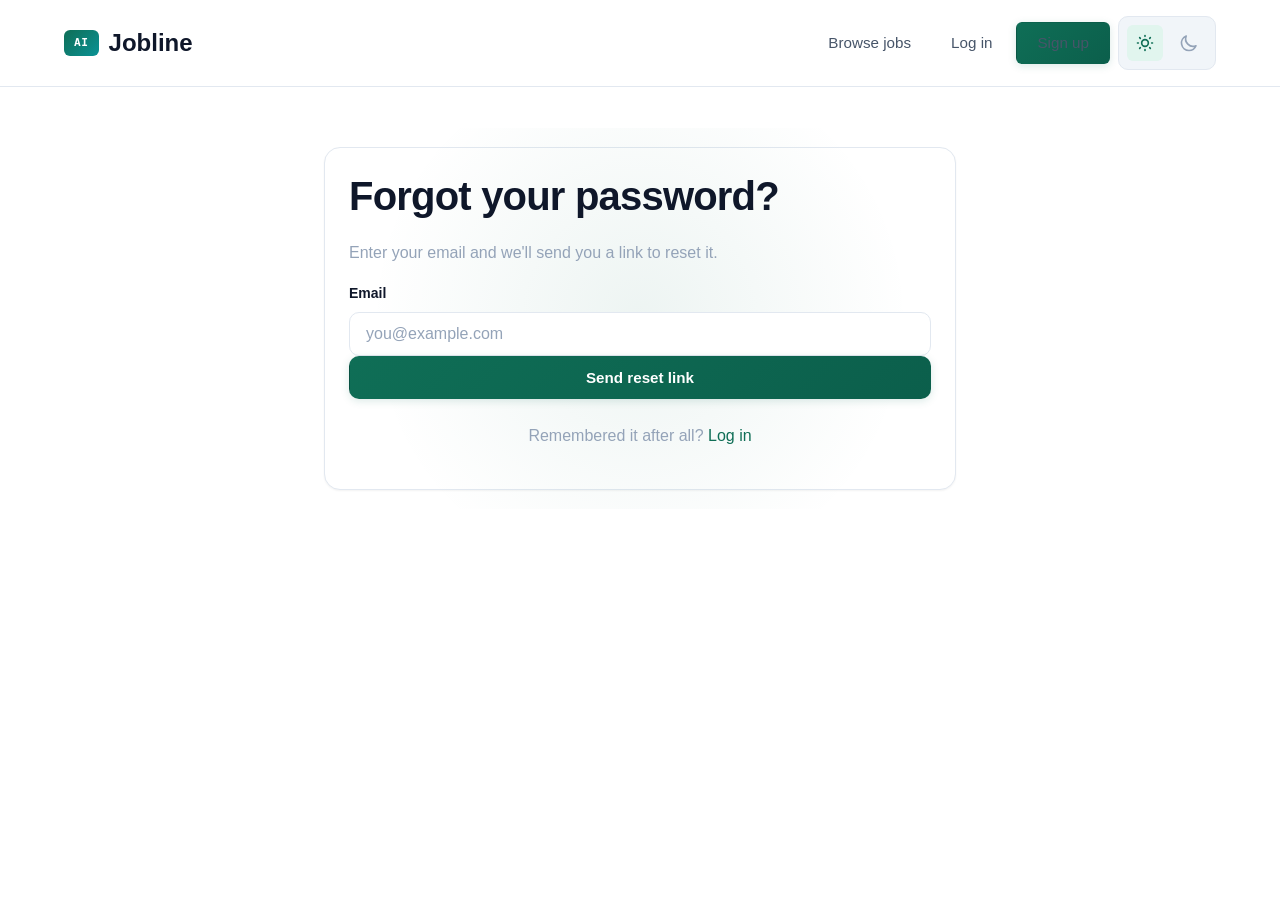
<file: frontend/forgot-password.html>
<!DOCTYPE html>
<html lang="en">
<head>
<meta charset="UTF-8">
<meta name="viewport" content="width=device-width, initial-scale=1.0">
<title>Forgot password — AI Jobline</title>
<link rel="stylesheet" href="css/styles.css">
</head>
<body>
<header id="site-header" class="site-header"></header>

<main class="container-narrow">
  <div class="card ai-glow">
    <h1>Forgot your password?</h1>
    <p class="muted">Enter your email and we'll send you a link to reset it.</p>

    <div id="alert-box"></div>

    <form id="forgot-form">
      <label for="email">Email</label>
      <input type="email" id="email" required placeholder="you@example.com">

      <button type="submit" class="btn btn-primary btn-block" id="submit-btn">Send reset link</button>
    </form>

    <p class="muted text-center" style="margin-top:24px;">
      Remembered it after all? <a href="login.html">Log in</a>
    </p>
  </div>
</main>

<script src="js/api.js"></script>
<script src="js/header.js"></script>
<script>
  renderHeader();
  if (Api.isLoggedIn()) window.location.href = "index.html";

  const form = document.getElementById("forgot-form");
  const alertBox = document.getElementById("alert-box");
  const submitBtn = document.getElementById("submit-btn");

  form.addEventListener("submit", async (e) => {
    e.preventDefault();
    alertBox.innerHTML = "";
    submitBtn.disabled = true;
    submitBtn.textContent = "Sending…";

    try {
      const email = document.getElementById("email").value.trim();
      const result = await Api.post("/api/auth/forgot-password", { email });

      let html = `<div class="alert alert-success">${escapeHtml(result.detail)}</div>`;
      if (result.dev_reset_link) {
        html += `<div class="alert alert-success" style="margin-top:-8px;">
          <strong>Dev mode:</strong> no email server is configured for this deployment,
          so here's your reset link directly —
          <a href="${escapeHtml(result.dev_reset_link)}">${escapeHtml(result.dev_reset_link)}</a>
        </div>`;
      }
      alertBox.innerHTML = html;
      form.reset();
      submitBtn.textContent = "Send reset link";
      submitBtn.disabled = false;
    } catch (err) {
      alertBox.innerHTML = `<div class="alert alert-error">${escapeHtml(err.message)}</div>`;
      submitBtn.disabled = false;
      submitBtn.textContent = "Send reset link";
    }
  });
</script>
</body>
</html>
</file>
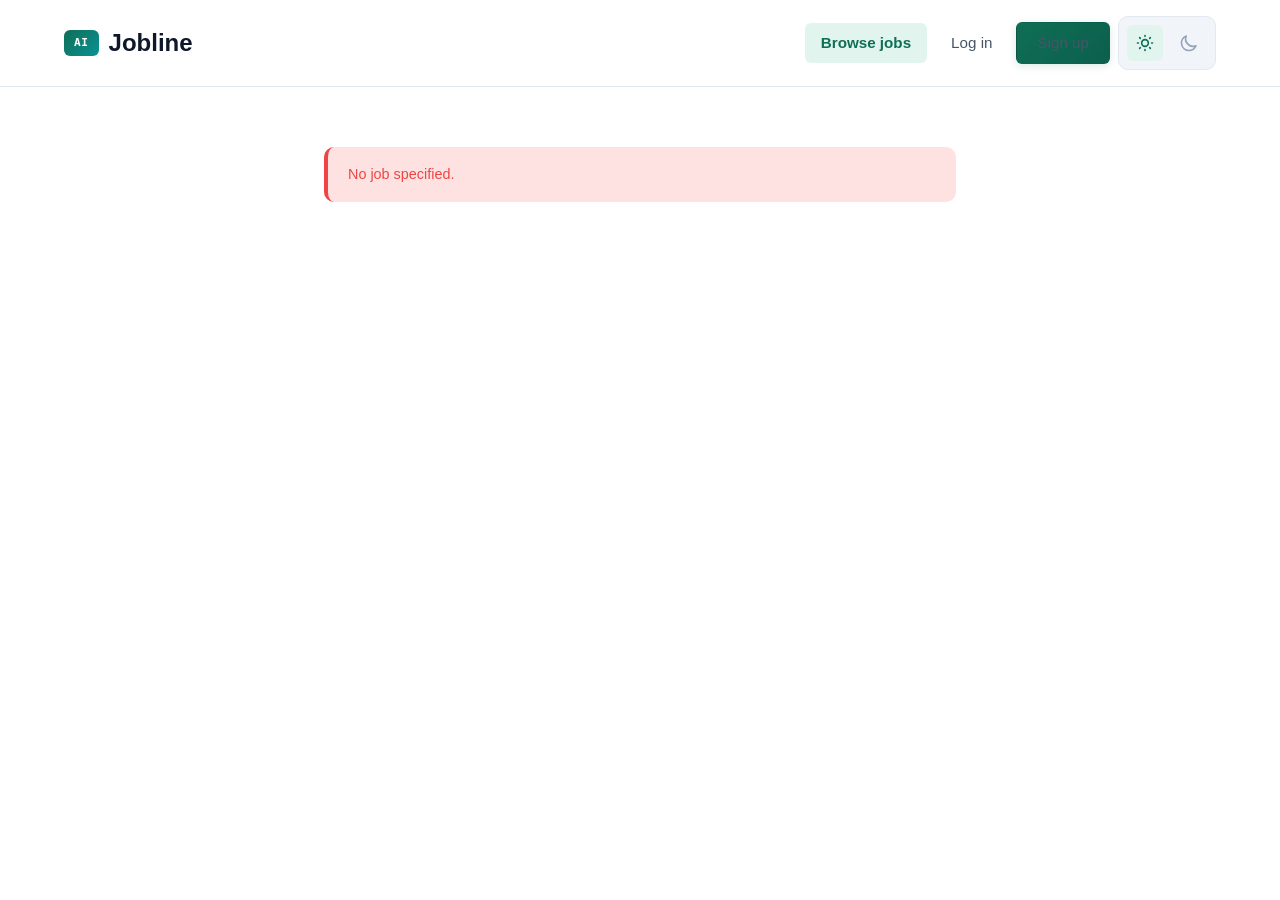
<file: frontend/job-detail.html>
<!DOCTYPE html>
<html lang="en">
<head>
<meta charset="UTF-8">
<meta name="viewport" content="width=device-width, initial-scale=1.0">
<title>Job details — AI Jobline</title>
<link rel="stylesheet" href="css/styles.css">
</head>
<body>
<header id="site-header" class="site-header"></header>

<main class="container-narrow">
  <div id="job-content"><p class="spinner-text">Loading…</p></div>
</main>

<script src="js/api.js"></script>
<script src="js/header.js"></script>
<script>
  renderHeader("browse");

  const params = new URLSearchParams(window.location.search);
  const jobId = params.get("id");
  const contentEl = document.getElementById("job-content");

  async function loadJob() {
    if (!jobId) {
      contentEl.innerHTML = `<div class="alert alert-error">No job specified.</div>`;
      return;
    }
    try {
      const job = await Api.get(`/api/jobs/${jobId}`);
      renderJob(job);
    } catch (err) {
      contentEl.innerHTML = `<div class="alert alert-error">${escapeHtml(err.message)}</div>`;
    }
  }

  function renderJob(job) {
    const salary = formatSalary(job.salary_min, job.salary_max, job.currency);
    contentEl.innerHTML = `
      <div class="card ai-glow">
        <div class="flex-between" style="margin-bottom:16px;">
          <span class="pill pill-${job.status}">${job.status}</span>
          ${job.similarity_score != null ? `<span class="match-badge">${Math.round(job.similarity_score * 100)}% match</span>` : ""}
        </div>
        <h1 style="margin-top:0;">${escapeHtml(job.title)}</h1>
        <div class="job-meta" style="margin-bottom:24px;">
          <span>${escapeHtml(job.location || (job.is_remote ? "Remote" : ""))}</span>
          <span>${jobTypeLabel(job.job_type)}</span>
          ${salary ? `<span>${salary}</span>` : ""}
          ${job.experience_level ? `<span>${escapeHtml(job.experience_level)}</span>` : ""}
        </div>
      </div>

      <div class="card">
        <h3>Description</h3>
        <p style="white-space:pre-wrap; color:var(--text-secondary);">${escapeHtml(job.description)}</p>
      </div>

      <div id="apply-section"></div>
    `;
    renderApplySection(job);
  }

  function renderApplySection(job) {
    const el = document.getElementById("apply-section");

    if (!Api.isLoggedIn()) {
      el.innerHTML = `
        <div class="card text-center">
          <p>Log in as a job seeker to apply for this role.</p>
          <a href="login.html" class="btn btn-primary">Log in to apply</a>
        </div>`;
      return;
    }

    if (Api.role() !== "job_seeker") {
      el.innerHTML = `<div class="card"><p class="muted">Only job seeker accounts can apply to jobs.</p></div>`;
      return;
    }

    el.innerHTML = `
      <div class="card ai-glow">
        <h3>Apply for this role</h3>
        <div id="apply-alert"></div>
        <div class="flex-between">
          <label for="cover-letter" style="margin:18px 0 6px;">Cover letter (optional)</label>
          <button type="button" class="btn btn-secondary" id="draft-letter-btn" style="padding:8px 16px; font-size:0.85rem;">✨ Draft with AI</button>
        </div>
        <textarea id="cover-letter" placeholder="A few sentences on why you're a fit…"></textarea>
        <button class="btn btn-primary" id="apply-btn" style="margin-top:16px;">Submit application</button>
      </div>
    `;

    document.getElementById("draft-letter-btn").addEventListener("click", async () => {
      const btn = document.getElementById("draft-letter-btn");
      const alertBox = document.getElementById("apply-alert");
      btn.disabled = true;
      btn.textContent = "Drafting…";
      try {
        const result = await Api.post("/api/applications/draft-cover-letter", { job_id: job.id });
        document.getElementById("cover-letter").value = result.cover_letter;
      } catch (err) {
        alertBox.innerHTML = `<div class="alert alert-error">${escapeHtml(err.message)}</div>`;
      }
      btn.disabled = false;
      btn.textContent = "✨ Draft with AI";
    });

    document.getElementById("apply-btn").addEventListener("click", async () => {
      const btn = document.getElementById("apply-btn");
      const alertBox = document.getElementById("apply-alert");
      btn.disabled = true;
      btn.textContent = "Submitting…";
      try {
        const coverLetter = document.getElementById("cover-letter").value.trim();
        await Api.post("/api/applications", {
          job_id: job.id,
          cover_letter: coverLetter || null,
        });
        alertBox.innerHTML = `<div class="alert alert-success">Application submitted. You can track its status from your dashboard.</div>`;
        btn.textContent = "Applied";
      } catch (err) {
        alertBox.innerHTML = `<div class="alert alert-error">${escapeHtml(err.message)}</div>`;
        btn.disabled = false;
        btn.textContent = "Submit application";
      }
    });
  }

  loadJob();
</script>
</body>
</html>
</file>
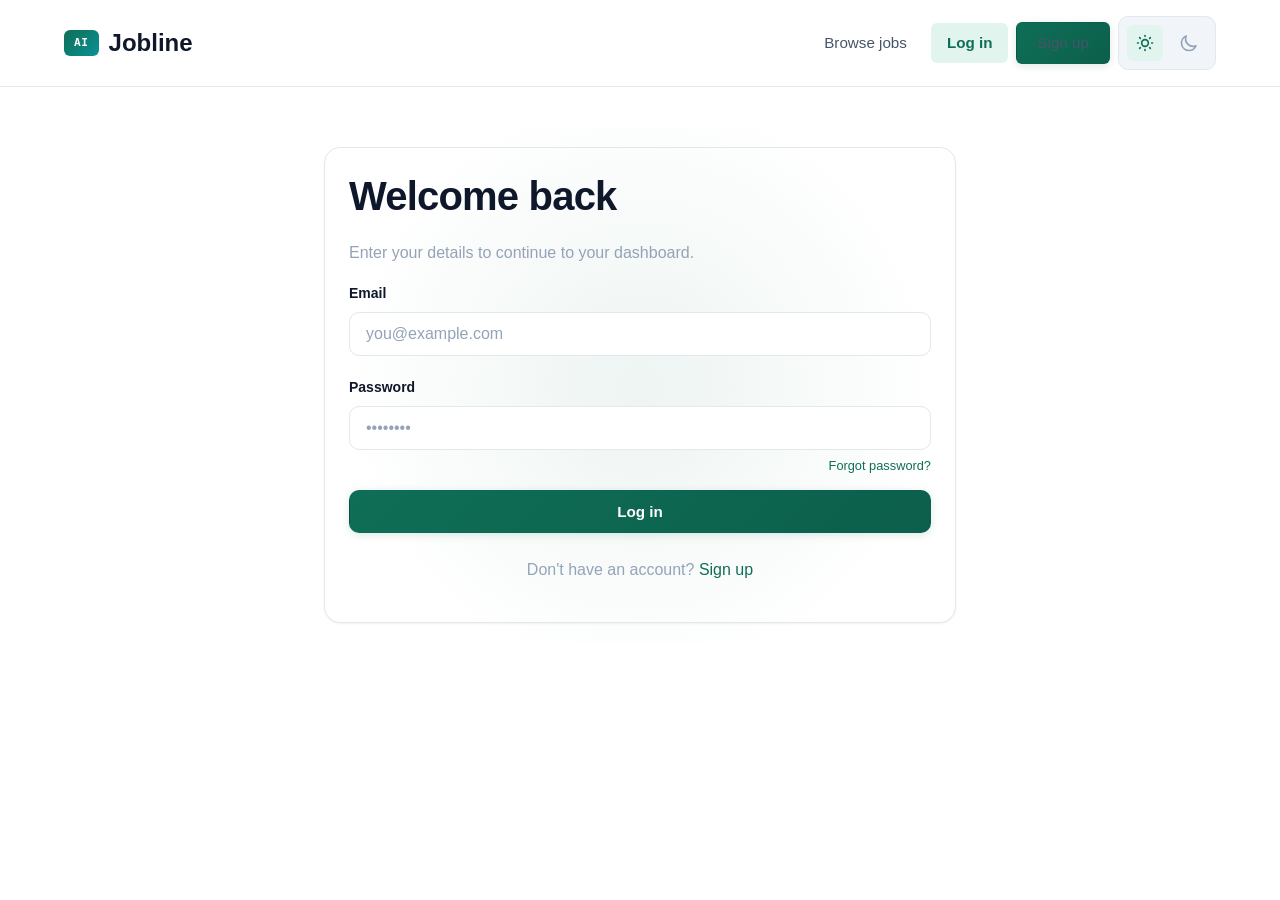
<file: frontend/login.html>
<!DOCTYPE html>
<html lang="en">
<head>
<meta charset="UTF-8">
<meta name="viewport" content="width=device-width, initial-scale=1.0">
<title>Log in — AI Jobline</title>
<link rel="stylesheet" href="css/styles.css">
</head>
<body>
<header id="site-header" class="site-header"></header>

<main class="container-narrow">
  <div class="card ai-glow">
    <h1>Welcome back</h1>
    <p class="muted">Enter your details to continue to your dashboard.</p>

    <div id="alert-box"></div>

    <form id="login-form">
      <label for="email">Email</label>
      <input type="email" id="email" required placeholder="you@example.com">

      <label for="password">Password</label>
      <input type="password" id="password" required placeholder="••••••••">
      <p class="field-hint" style="text-align:right; margin-top:6px;"><a href="forgot-password.html">Forgot password?</a></p>

      <button type="submit" class="btn btn-primary btn-block" id="submit-btn">Log in</button>
    </form>

    <p class="muted text-center" style="margin-top:24px;">
      Don't have an account? <a href="register.html">Sign up</a>
    </p>
  </div>
</main>

<script src="js/api.js"></script>
<script src="js/header.js"></script>
<script>
  renderHeader("login");
  if (Api.isLoggedIn()) window.location.href = "index.html";

  const form = document.getElementById("login-form");
  const alertBox = document.getElementById("alert-box");
  const submitBtn = document.getElementById("submit-btn");

  form.addEventListener("submit", async (e) => {
    e.preventDefault();
    alertBox.innerHTML = "";
    submitBtn.disabled = true;
    submitBtn.textContent = "Logging in…";

    try {
      const email = document.getElementById("email").value.trim();
      const password = document.getElementById("password").value;
      const { access_token } = await Api.login(email, password);
      Api.setToken(access_token);

      // Fetch role by trying job-seeker profile first, then employer.
      // (A dedicated /api/auth/me endpoint is a natural addition if you extend this.)
      try {
        await Api.get("/api/job-seekers/me");
        localStorage.setItem("user_role", "job_seeker");
        window.location.href = "seeker-dashboard.html";
      } catch {
        try {
          await Api.get("/api/employers/me");
          localStorage.setItem("user_role", "employer");
          window.location.href = "employer-dashboard.html";
        } catch {
          window.location.href = "index.html";
        }
      }
    } catch (err) {
      alertBox.innerHTML = `<div class="alert alert-error">${escapeHtml(err.message)}</div>`;
      submitBtn.disabled = false;
      submitBtn.textContent = "Log in";
    }
  });
</script>
</body>
</html>
</file>
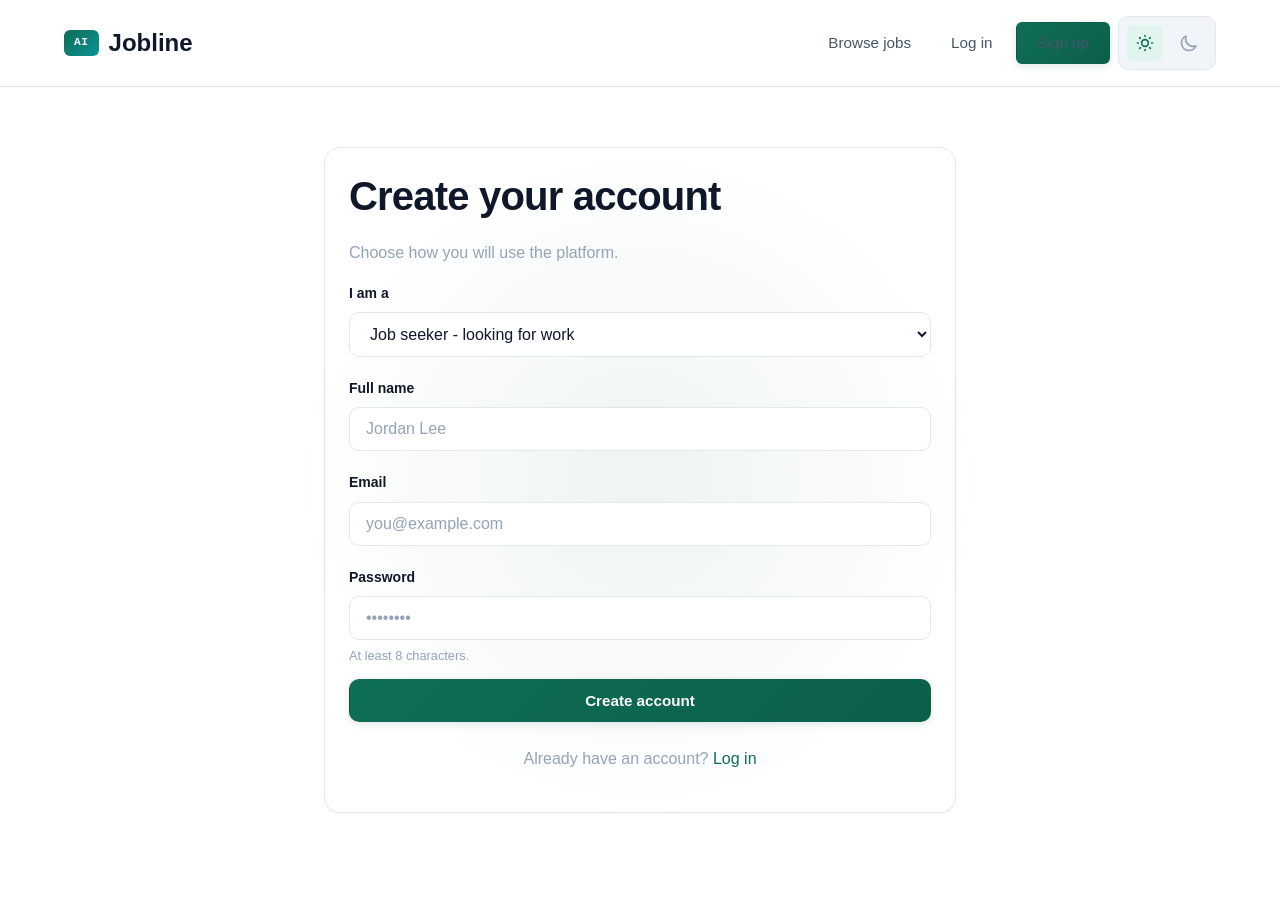
<file: frontend/register.html>
<!DOCTYPE html>
<html lang="en">
<head>
<meta charset="UTF-8">
<meta name="viewport" content="width=device-width, initial-scale=1.0">
<title>Sign up - AI Jobline</title>
<link rel="stylesheet" href="css/styles.css">
</head>
<body>
<header id="site-header" class="site-header"></header>

<main class="container-narrow">
  <div class="card ai-glow">
    <h1>Create your account</h1>
    <p class="muted">Choose how you will use the platform.</p>

    <div id="alert-box"></div>

    <form id="register-form">
      <label for="role">I am a</label>
      <select id="role" required>
        <option value="job_seeker">Job seeker - looking for work</option>
        <option value="employer">Employer - hiring for my company</option>
      </select>

      <label id="name-label" for="full_name">Full name</label>
      <input type="text" id="full_name" required placeholder="Jordan Lee">

      <label for="email">Email</label>
      <input type="email" id="email" required placeholder="you@example.com">

      <label for="password">Password</label>
      <input type="password" id="password" required minlength="8" placeholder="••••••••">
      <p class="field-hint">At least 8 characters.</p>

      <button type="submit" class="btn btn-primary btn-block" id="submit-btn">Create account</button>
    </form>

    <p class="muted text-center" style="margin-top:24px;">
      Already have an account? <a href="login.html">Log in</a>
    </p>
  </div>
</main>

<script src="js/api.js"></script>
<script src="js/header.js"></script>
<script>
  renderHeader("register");
  if (Api.isLoggedIn()) window.location.href = "index.html";

  const roleSelect = document.getElementById("role");
  const nameLabel = document.getElementById("name-label");
  const nameInput = document.getElementById("full_name");

  roleSelect.addEventListener("change", () => {
    if (roleSelect.value === "employer") {
      nameLabel.textContent = "Company name";
      nameInput.placeholder = "e.g. Acme Robotics";
    } else {
      nameLabel.textContent = "Full name";
      nameInput.placeholder = "e.g. Jordan Lee";
    }
  });

  const form = document.getElementById("register-form");
  const alertBox = document.getElementById("alert-box");
  const submitBtn = document.getElementById("submit-btn");

  form.addEventListener("submit", async (e) => {
    e.preventDefault();
    alertBox.innerHTML = "";
    submitBtn.disabled = true;
    submitBtn.textContent = "Creating account…";

    try {
      const payload = {
        email: document.getElementById("email").value.trim(),
        password: document.getElementById("password").value,
        role: roleSelect.value,
        full_name: nameInput.value.trim(),
      };
      const { access_token } = await Api.post("/api/auth/register", payload);
      Api.setToken(access_token);
      localStorage.setItem("user_role", payload.role);
      window.location.href = payload.role === "employer" ? "employer-dashboard.html" : "seeker-dashboard.html";
    } catch (err) {
      alertBox.innerHTML = `<div class="alert alert-error">${escapeHtml(err.message)}</div>`;
      submitBtn.disabled = false;
      submitBtn.textContent = "Create account";
    }
  });
</script>
</body>
</html>
</file>
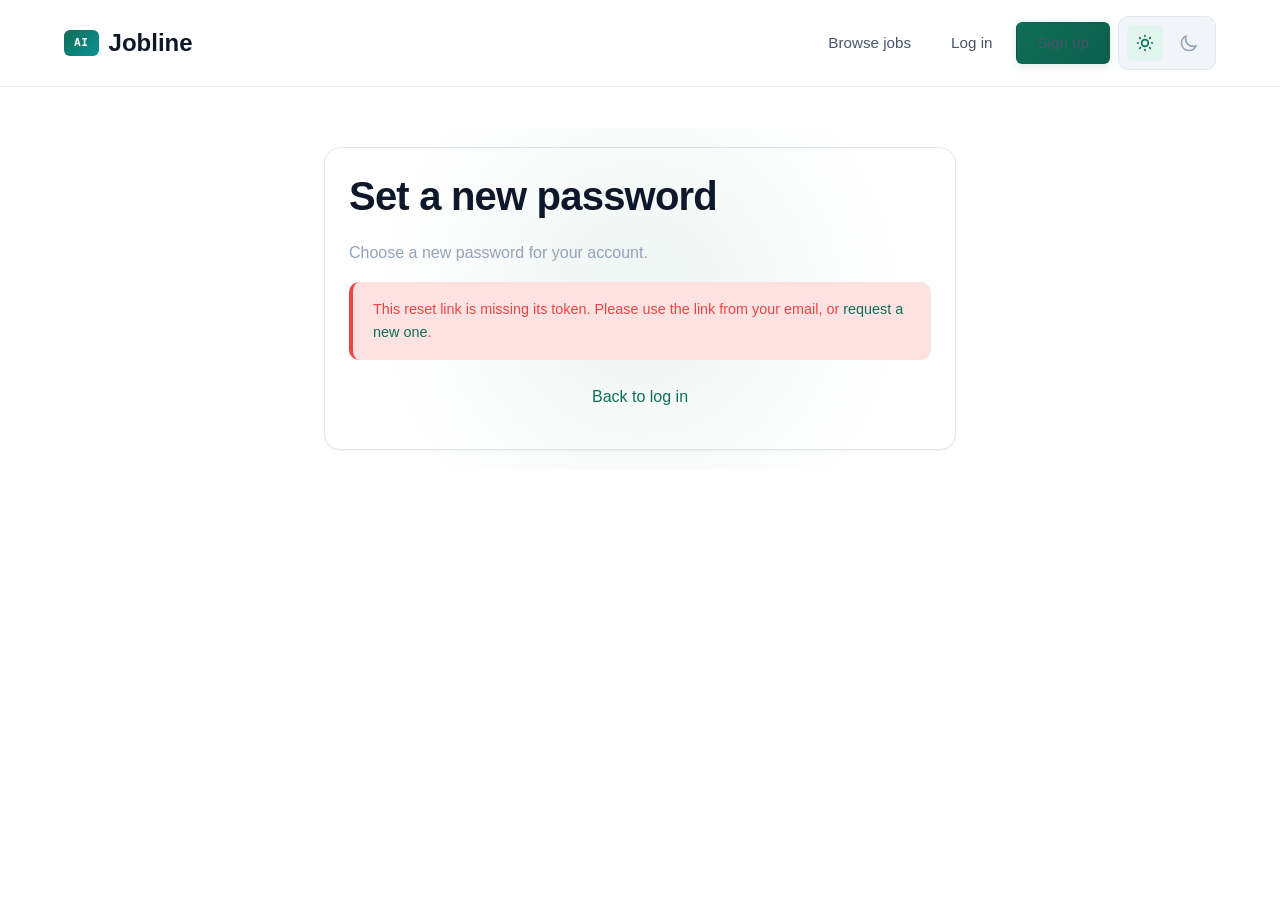
<file: frontend/reset-password.html>
<!DOCTYPE html>
<html lang="en">
<head>
<meta charset="UTF-8">
<meta name="viewport" content="width=device-width, initial-scale=1.0">
<title>Reset password — AI Jobline</title>
<link rel="stylesheet" href="css/styles.css">
</head>
<body>
<header id="site-header" class="site-header"></header>

<main class="container-narrow">
  <div class="card ai-glow">
    <h1>Set a new password</h1>
    <p class="muted">Choose a new password for your account.</p>

    <div id="alert-box"></div>

    <form id="reset-form">
      <label for="new_password">New password</label>
      <input type="password" id="new_password" required minlength="8" placeholder="••••••••">
      <p class="field-hint">At least 8 characters.</p>

      <label for="confirm_password">Confirm new password</label>
      <input type="password" id="confirm_password" required minlength="8" placeholder="••••••••">

      <button type="submit" class="btn btn-primary btn-block" id="submit-btn">Reset password</button>
    </form>

    <p class="muted text-center" style="margin-top:24px;">
      <a href="login.html">Back to log in</a>
    </p>
  </div>
</main>

<script src="js/api.js"></script>
<script src="js/header.js"></script>
<script>
  renderHeader();

  const params = new URLSearchParams(window.location.search);
  const token = params.get("token");

  const form = document.getElementById("reset-form");
  const alertBox = document.getElementById("alert-box");
  const submitBtn = document.getElementById("submit-btn");

  if (!token) {
    form.style.display = "none";
    alertBox.innerHTML = `<div class="alert alert-error">
      This reset link is missing its token. Please use the link from your email,
      or <a href="forgot-password.html">request a new one</a>.
    </div>`;
  }

  form.addEventListener("submit", async (e) => {
    e.preventDefault();
    alertBox.innerHTML = "";

    const newPassword = document.getElementById("new_password").value;
    const confirmPassword = document.getElementById("confirm_password").value;

    if (newPassword !== confirmPassword) {
      alertBox.innerHTML = `<div class="alert alert-error">Passwords don't match.</div>`;
      return;
    }

    submitBtn.disabled = true;
    submitBtn.textContent = "Resetting…";

    try {
      const result = await Api.post("/api/auth/reset-password", { token, new_password: newPassword });
      alertBox.innerHTML = `<div class="alert alert-success">${escapeHtml(result.detail)}</div>`;
      form.style.display = "none";
      setTimeout(() => { window.location.href = "login.html"; }, 2000);
    } catch (err) {
      alertBox.innerHTML = `<div class="alert alert-error">${escapeHtml(err.message)}</div>`;
      submitBtn.disabled = false;
      submitBtn.textContent = "Reset password";
    }
  });
</script>
</body>
</html>
</file>
<file: frontend/css/styles.css>
/* ===========================================================
   Modern AI Job Search Platform - Design System
   =========================================================== */

/* ===== Theme Variables ===== */
:root {
  /* Light Mode Colors */
  --bg-primary: #ffffff;
  --bg-secondary: #f8fafc;
  --bg-tertiary: #f1f5f9;
  --bg-card: #ffffff;
  --bg-elevated: #ffffff;
  
  --text-primary: #0f172a;
  --text-secondary: #475569;
  --text-tertiary: #94a3b8;
  
  --border-primary: #e2e8f0;
  --border-secondary: #cbd5e1;
  
  --accent-primary: #0f6e56;
  --accent-primary-hover: #085041;
  --accent-primary-light: #e1f5ee;
  --accent-primary-glow: rgba(15, 110, 86, 0.15);
  
  --accent-secondary: #06b6d4;
  --accent-secondary-light: #cffafe;
  
  --success: #10b981;
  --success-light: #d1fae5;
  --warning: #f59e0b;
  --warning-light: #fef3c7;
  --error: #ef4444;
  --error-light: #fee2e2;
  
  /* Typography */
  --font-display: 'Inter', -apple-system, BlinkMacSystemFont, 'Segoe UI', sans-serif;
  --font-body: 'Inter', -apple-system, BlinkMacSystemFont, 'Segoe UI', sans-serif;
  --font-mono: 'JetBrains Mono', 'Fira Code', monospace;
  
  /* Spacing */
  --radius-sm: 6px;
  --radius-md: 10px;
  --radius-lg: 16px;
  --radius-xl: 24px;
  
  /* Shadows */
  --shadow-sm: 0 1px 2px rgba(0, 0, 0, 0.05);
  --shadow-md: 0 4px 6px -1px rgba(0, 0, 0, 0.1), 0 2px 4px -2px rgba(0, 0, 0, 0.1);
  --shadow-lg: 0 10px 15px -3px rgba(0, 0, 0, 0.1), 0 4px 6px -4px rgba(0, 0, 0, 0.1);
  --shadow-xl: 0 20px 25px -5px rgba(0, 0, 0, 0.1), 0 8px 10px -6px rgba(0, 0, 0, 0.1);
  --shadow-glow: 0 0 20px rgba(15, 110, 86, 0.2);
  
  /* Transitions */
  --transition-fast: 150ms ease;
  --transition-normal: 250ms ease;
  --transition-slow: 350ms ease;
}

/* Dark Mode Colors */
[data-theme="dark"] {
  --bg-primary: #0f172a;
  --bg-secondary: #1e293b;
  --bg-tertiary: #334155;
  --bg-card: #1e293b;
  --bg-elevated: #334155;
  
  --text-primary: #f1f5f9;
  --text-secondary: #cbd5e1;
  --text-tertiary: #64748b;
  
  --border-primary: #334155;
  --border-secondary: #475569;
  
  --accent-primary: #14b8a6;
  --accent-primary-hover: #2dd4bf;
  --accent-primary-light: rgba(20, 184, 166, 0.15);
  --accent-primary-glow: rgba(20, 184, 166, 0.25);
  
  --accent-secondary: #22d3ee;
  --accent-secondary-light: rgba(34, 211, 238, 0.15);
  
  --success: #34d399;
  --success-light: rgba(52, 211, 153, 0.15);
  --warning: #fbbf24;
  --warning-light: rgba(251, 191, 36, 0.15);
  --error: #f87171;
  --error-light: rgba(248, 113, 113, 0.15);
  
  --shadow-sm: 0 1px 2px rgba(0, 0, 0, 0.3);
  --shadow-md: 0 4px 6px -1px rgba(0, 0, 0, 0.4), 0 2px 4px -2px rgba(0, 0, 0, 0.3);
  --shadow-lg: 0 10px 15px -3px rgba(0, 0, 0, 0.4), 0 4px 6px -4px rgba(0, 0, 0, 0.3);
  --shadow-xl: 0 20px 25px -5px rgba(0, 0, 0, 0.5), 0 8px 10px -6px rgba(0, 0, 0, 0.4);
  --shadow-glow: 0 0 30px rgba(20, 184, 166, 0.3);
}

/* ===== Base Styles ===== */
* {
  box-sizing: border-box;
  margin: 0;
  padding: 0;
}

html {
  scroll-behavior: smooth;
}

body {
  font-family: var(--font-body);
  font-size: 16px;
  line-height: 1.6;
  color: var(--text-primary);
  background: var(--bg-primary);
  transition: background var(--transition-normal), color var(--transition-normal);
  min-height: 100vh;
}

/* ===== Typography ===== */
h1, h2, h3, h4, h5, h6 {
  font-family: var(--font-display);
  font-weight: 700;
  line-height: 1.2;
  color: var(--text-primary);
  margin-bottom: 0.5em;
}

h1 {
  font-size: 2.5rem;
  font-weight: 800;
  letter-spacing: -0.02em;
}

h2 {
  font-size: 1.75rem;
  letter-spacing: -0.01em;
}

h3 {
  font-size: 1.25rem;
}

h4 {
  font-size: 1rem;
}

p {
  color: var(--text-secondary);
  margin-bottom: 1em;
}

a {
  color: var(--accent-primary);
  text-decoration: none;
  transition: color var(--transition-fast);
}

a:hover {
  color: var(--accent-primary-hover);
}

/* ===== Layout ===== */
.site-header {
  background: var(--bg-card);
  border-bottom: 1px solid var(--border-primary);
  position: sticky;
  top: 0;
  z-index: 100;
  backdrop-filter: blur(10px);
  transition: background var(--transition-normal), border-color var(--transition-normal);
}

.site-header .wrap {
  max-width: 1200px;
  margin: 0 auto;
  padding: 16px 24px;
  display: flex;
  align-items: center;
  justify-content: space-between;
  gap: 24px;
}

.brand {
  font-family: var(--font-display);
  font-size: 1.5rem;
  font-weight: 800;
  color: var(--text-primary);
  display: flex;
  align-items: center;
  gap: 10px;
  text-decoration: none;
  transition: all var(--transition-fast);
}

.brand:hover {
  color: var(--accent-primary);
  transform: scale(1.02);
}

.brand .mark {
  font-family: var(--font-mono);
  font-size: 0.7rem;
  font-weight: 700;
  color: var(--bg-primary);
  background: linear-gradient(135deg, var(--accent-primary), var(--accent-secondary));
  background-size: 200% 200%;
  padding: 4px 10px;
  border-radius: var(--radius-sm);
  letter-spacing: 0.05em;
  text-transform: uppercase;
  animation: gradient-shift 3s ease infinite;
  transition: all var(--transition-fast);
}

.brand:hover .mark {
  transform: rotate(-2deg);
}

.nav-links {
  display: flex;
  gap: 8px;
  align-items: center;
  flex-wrap: wrap;
}

.nav-links a {
  color: var(--text-secondary);
  font-weight: 500;
  font-size: 0.95rem;
  padding: 8px 16px;
  border-radius: var(--radius-sm);
  transition: all var(--transition-fast);
  position: relative;
}

.nav-links a:hover {
  color: var(--text-primary);
  background: var(--bg-tertiary);
  text-decoration: none;
  transform: translateY(-1px);
}

.nav-links a.active {
  color: var(--accent-primary);
  background: var(--accent-primary-light);
  font-weight: 600;
}

.nav-links a::after {
  content: '';
  position: absolute;
  bottom: 0;
  left: 50%;
  width: 0;
  height: 2px;
  background: var(--accent-primary);
  transition: all var(--transition-fast);
  transform: translateX(-50%);
}

.nav-links a:hover::after {
  width: 80%;
}

.nav-links .btn {
  padding: 8px 20px;
}

.container {
  max-width: 1200px;
  margin: 0 auto;
  padding: 40px 24px 80px;
}

.container-narrow {
  max-width: 680px;
  margin: 0 auto;
  padding: 60px 24px 80px;
}

/* ===== Theme Toggle ===== */
.theme-toggle {
  background: var(--bg-tertiary);
  border: 1px solid var(--border-primary);
  border-radius: var(--radius-md);
  padding: 8px;
  display: flex;
  align-items: center;
  gap: 8px;
  cursor: pointer;
  transition: all var(--transition-fast);
}

.theme-toggle:hover {
  background: var(--bg-secondary);
  border-color: var(--border-secondary);
}

.theme-toggle-btn {
  background: none;
  border: none;
  padding: 8px;
  border-radius: var(--radius-sm);
  cursor: pointer;
  color: var(--text-tertiary);
  transition: all var(--transition-fast);
  display: flex;
  align-items: center;
  justify-content: center;
}

.theme-toggle-btn:hover {
  color: var(--text-primary);
  background: var(--bg-primary);
}

.theme-toggle-btn.active {
  color: var(--accent-primary);
  background: var(--accent-primary-light);
}

.theme-toggle-btn svg {
  width: 20px;
  height: 20px;
}

/* ===== Buttons ===== */
.btn {
  display: inline-flex;
  align-items: center;
  justify-content: center;
  gap: 8px;
  font-family: var(--font-body);
  font-weight: 600;
  font-size: 0.95rem;
  padding: 12px 24px;
  border-radius: var(--radius-md);
  border: 1px solid transparent;
  cursor: pointer;
  transition: all var(--transition-fast);
  text-decoration: none;
  white-space: nowrap;
}

.btn:focus {
  outline: 2px solid var(--accent-primary);
  outline-offset: 2px;
}

.btn-primary {
  background: linear-gradient(135deg, var(--accent-primary), var(--accent-primary-hover));
  background-size: 200% 200%;
  color: var(--bg-primary);
  box-shadow: 0 2px 8px var(--accent-primary-glow);
  animation: gradient-shift 3s ease infinite;
}

.btn-primary:hover {
  transform: translateY(-2px);
  box-shadow: 0 4px 12px var(--accent-primary-glow);
  text-decoration: none;
}

.btn-primary:active {
  transform: translateY(0);
  animation: none;
}

.btn-secondary {
  background: var(--bg-secondary);
  color: var(--text-primary);
  border-color: var(--border-primary);
}

.btn-secondary:hover {
  background: var(--bg-tertiary);
  border-color: var(--border-secondary);
  text-decoration: none;
}

.btn-danger {
  background: var(--error-light);
  color: var(--error);
  border-color: var(--error);
}

.btn-danger:hover {
  background: var(--error);
  color: var(--bg-primary);
  text-decoration: none;
}

.btn-block {
  width: 100%;
}

.btn:disabled {
  opacity: 0.5;
  cursor: not-allowed;
  transform: none !important;
}

/* ===== Forms ===== */
label {
  display: block;
  font-size: 0.875rem;
  font-weight: 600;
  color: var(--text-primary);
  margin: 20px 0 8px;
}

label:first-child {
  margin-top: 0;
}

input, select, textarea {
  width: 100%;
  padding: 12px 16px;
  font-family: var(--font-body);
  font-size: 1rem;
  color: var(--text-primary);
  background: var(--bg-primary);
  border: 1px solid var(--border-primary);
  border-radius: var(--radius-md);
  transition: all var(--transition-fast);
}

input:focus, select:focus, textarea:focus {
  outline: none;
  border-color: var(--accent-primary);
  box-shadow: 0 0 0 3px var(--accent-primary-light);
}

input::placeholder, textarea::placeholder {
  color: var(--text-tertiary);
}

textarea {
  resize: vertical;
  min-height: 120px;
  line-height: 1.6;
}

.field-hint {
  font-size: 0.8rem;
  color: var(--text-tertiary);
  margin-top: 6px;
}

.field-row {
  display: flex;
  gap: 16px;
}

.field-row > div {
  flex: 1;
}

/* ===== Cards ===== */
.card {
  background: var(--bg-card);
  border: 1px solid var(--border-primary);
  border-radius: var(--radius-lg);
  box-shadow: var(--shadow-sm);
  padding: 24px;
  margin-bottom: 16px;
  transition: all var(--transition-fast);
}

.card:hover {
  box-shadow: var(--shadow-md);
}

.card-title-row {
  display: flex;
  justify-content: space-between;
  align-items: flex-start;
  gap: 16px;
}

/* ===== Job Cards ===== */
.job-card {
  display: block;
  background: var(--bg-card);
  border: 1px solid var(--border-primary);
  border-radius: var(--radius-lg);
  padding: 24px;
  margin-bottom: 16px;
  cursor: pointer;
  transition: all var(--transition-fast);
  position: relative;
  overflow: hidden;
}

.job-card::before {
  content: '';
  position: absolute;
  left: 0;
  top: 0;
  bottom: 0;
  width: 4px;
  background: linear-gradient(180deg, var(--accent-primary), var(--accent-secondary));
  opacity: 0;
  transition: opacity var(--transition-fast);
}

.job-card:hover {
  transform: translateY(-2px);
  box-shadow: var(--shadow-lg);
  border-color: var(--accent-primary);
  text-decoration: none;
}

.job-card:hover::before {
  opacity: 1;
}

.job-card .job-title {
  font-family: var(--font-display);
  font-size: 1.25rem;
  font-weight: 700;
  margin-bottom: 4px;
  color: var(--text-primary);
}

.job-card .job-company {
  color: var(--text-secondary);
  font-size: 0.95rem;
  margin-bottom: 12px;
}

.job-card .job-meta {
  display: flex;
  gap: 16px;
  flex-wrap: wrap;
  font-size: 0.875rem;
  color: var(--text-tertiary);
}

.job-card .job-meta span {
  display: inline-flex;
  align-items: center;
  gap: 6px;
}

/* ===== Match Badge ===== */
.match-badge {
  font-family: var(--font-mono);
  font-size: 0.8rem;
  font-weight: 700;
  color: var(--accent-primary);
  background: var(--accent-primary-light);
  padding: 6px 12px;
  border-radius: var(--radius-md);
  white-space: nowrap;
  box-shadow: 0 2px 4px var(--accent-primary-glow);
  animation: pulse-glow 2s ease-in-out infinite;
  transition: all var(--transition-fast);
}

.match-badge:hover {
  transform: scale(1.1);
  box-shadow: 0 4px 8px var(--accent-primary-glow);
}

@keyframes pulse-glow {
  0%, 100% {
    box-shadow: 0 2px 4px var(--accent-primary-glow);
  }
  50% {
    box-shadow: 0 2px 8px var(--accent-primary-glow);
  }
}

/* ===== Status Pills ===== */
.pill {
  display: inline-block;
  font-size: 0.75rem;
  font-weight: 700;
  padding: 4px 12px;
  border-radius: var(--radius-xl);
  text-transform: capitalize;
  letter-spacing: 0.02em;
}

.pill-pending { background: var(--warning-light); color: var(--warning); }
.pill-reviewed, .pill-shortlisted, .pill-interview { background: var(--accent-primary-light); color: var(--accent-primary); }
.pill-hired { background: var(--accent-primary); color: var(--bg-primary); }
.pill-rejected, .pill-withdrawn { background: var(--error-light); color: var(--error); }
.pill-open { background: var(--success-light); color: var(--success); }
.pill-draft, .pill-closed, .pill-expired { background: var(--bg-tertiary); color: var(--text-tertiary); }

/* ===== Tags ===== */
.tag-list {
  display: flex;
  flex-wrap: wrap;
  gap: 8px;
  margin: 12px 0;
}

.tag {
  font-size: 0.8rem;
  padding: 6px 14px;
  background: var(--bg-secondary);
  border: 1px solid var(--border-primary);
  border-radius: var(--radius-xl);
  color: var(--text-secondary);
  font-weight: 500;
  transition: all var(--transition-fast);
}

.tag:hover {
  background: var(--bg-tertiary);
  border-color: var(--border-secondary);
}

/* ===== Utility Classes ===== */
.muted { color: var(--text-tertiary); }
.text-center { text-align: center; }
.mt-0 { margin-top: 0; }
.flex-between { display: flex; justify-content: space-between; align-items: center; }
.stack { display: flex; flex-direction: column; gap: 16px; }
.divider { border: none; border-top: 1px solid var(--border-primary); margin: 32px 0; }

/* ===== Empty State ===== */
.empty-state {
  text-align: center;
  padding: 80px 20px;
  color: var(--text-tertiary);
}

.empty-state h3 {
  color: var(--text-secondary);
  font-size: 1.25rem;
  margin-bottom: 8px;
}

/* ===== Alerts ===== */
.alert {
  padding: 16px 20px;
  border-radius: var(--radius-md);
  font-size: 0.9rem;
  margin-bottom: 16px;
  border-left: 4px solid;
}

.alert-error {
  background: var(--error-light);
  color: var(--error);
  border-color: var(--error);
}

.alert-success {
  background: var(--success-light);
  color: var(--success);
  border-color: var(--success);
}

/* ===== Search Bar ===== */
.search-bar {
  display: flex;
  gap: 12px;
  background: var(--bg-card);
  border: 2px solid var(--border-primary);
  padding: 8px;
  border-radius: var(--radius-lg);
  margin-bottom: 20px;
  transition: all var(--transition-fast);
  box-shadow: var(--shadow-md);
  animation: fadeInUp 0.6s ease-out 0.3s both;
}

.search-bar:focus-within {
  border-color: var(--accent-primary);
  box-shadow: 0 0 0 4px var(--accent-primary-light);
  transform: scale(1.01);
}

.search-bar input {
  border: none;
  flex: 1;
  background: transparent;
  padding: 12px 16px;
  font-size: 1rem;
  transition: all var(--transition-fast);
}

.search-bar input:focus {
  box-shadow: none;
  outline: none;
}

.search-bar .btn {
  padding: 12px 28px;
  transition: all var(--transition-fast);
}

.search-bar .btn:hover {
  transform: scale(1.05);
}

/* ===== Filters ===== */
.filters-row {
  display: flex;
  gap: 12px;
  flex-wrap: wrap;
  margin-bottom: 32px;
  animation: fadeInUp 0.6s ease-out 0.4s both;
}

.filters-row select,
.filters-row input {
  width: auto;
  min-width: 160px;
  transition: all var(--transition-fast);
}

.filters-row select:hover,
.filters-row input:hover {
  border-color: var(--border-secondary);
  transform: translateY(-1px);
}

/* ===== Eyebrow ===== */
.eyebrow {
  font-family: var(--font-mono);
  font-size: 0.75rem;
  letter-spacing: 0.1em;
  text-transform: uppercase;
  color: var(--accent-primary);
  margin-bottom: 12px;
  display: block;
  font-weight: 600;
}

/* ===== Tabs ===== */
.tab-row {
  display: flex;
  gap: 4px;
  border-bottom: 2px solid var(--border-primary);
  margin-bottom: 32px;
  overflow-x: auto;
}

.tab-btn {
  background: none;
  border: none;
  padding: 14px 20px;
  font-family: var(--font-body);
  font-size: 0.95rem;
  font-weight: 600;
  color: var(--text-tertiary);
  cursor: pointer;
  border-bottom: 3px solid transparent;
  margin-bottom: -2px;
  transition: all var(--transition-fast);
  white-space: nowrap;
}

.tab-btn:hover {
  color: var(--text-secondary);
  background: var(--bg-secondary);
}

.tab-btn.active {
  color: var(--accent-primary);
  border-bottom-color: var(--accent-primary);
}

/* ===== Loading Spinner ===== */
.spinner-text {
  color: var(--text-tertiary);
  font-size: 0.95rem;
  padding: 40px 0;
  text-align: center;
  animation: fadeIn 0.3s ease-out;
}

/* Loading skeleton for cards */
.skeleton-card {
  background: var(--bg-card);
  border: 1px solid var(--border-primary);
  border-radius: var(--radius-lg);
  padding: 24px;
  margin-bottom: 16px;
}

.skeleton-title {
  height: 24px;
  width: 60%;
  background: var(--bg-tertiary);
  border-radius: var(--radius-sm);
  margin-bottom: 12px;
  animation: shimmer 1.5s infinite;
}

.skeleton-text {
  height: 16px;
  width: 40%;
  background: var(--bg-tertiary);
  border-radius: var(--radius-sm);
  margin-bottom: 8px;
  animation: shimmer 1.5s infinite;
  animation-delay: 0.1s;
}

.skeleton-meta {
  height: 14px;
  width: 30%;
  background: var(--bg-tertiary);
  border-radius: var(--radius-sm);
  margin-top: 16px;
  animation: shimmer 1.5s infinite;
  animation-delay: 0.2s;
}

/* ===== Tables ===== */
table {
  width: 100%;
  border-collapse: collapse;
  background: var(--bg-card);
  border-radius: var(--radius-lg);
  overflow: hidden;
  box-shadow: var(--shadow-sm);
}

th, td {
  text-align: left;
  padding: 16px;
  border-bottom: 1px solid var(--border-primary);
  font-size: 0.9rem;
}

th {
  background: var(--bg-secondary);
  color: var(--text-secondary);
  font-weight: 600;
  font-size: 0.8rem;
  text-transform: uppercase;
  letter-spacing: 0.05em;
}

tr:last-child td {
  border-bottom: none;
}

tr:hover td {
  background: var(--bg-secondary);
}

/* ===== Hero Section ===== */
.hero {
  text-align: center;
  padding: 60px 20px 40px;
  position: relative;
}

.hero h1 {
  font-size: 3rem;
  margin-bottom: 16px;
  background: linear-gradient(135deg, var(--text-primary), var(--accent-primary));
  background-size: 200% 200%;
  -webkit-background-clip: text;
  -webkit-text-fill-color: transparent;
  background-clip: text;
  animation: gradient-shift 5s ease infinite;
}

.hero p {
  font-size: 1.125rem;
  max-width: 600px;
  margin: 0 auto 32px;
  color: var(--text-secondary);
  animation: fadeInUp 0.8s ease-out 0.2s both;
}

.hero .eyebrow {
  animation: fadeInDown 0.6s ease-out both;
}

/* ===== AI Glow Effect ===== */
.ai-glow {
  position: relative;
}

.ai-glow::before {
  content: '';
  position: absolute;
  inset: -20px;
  background: radial-gradient(circle at center, var(--accent-primary-glow) 0%, transparent 70%);
  opacity: 0.5;
  z-index: -1;
  animation: float 6s ease-in-out infinite;
}

@keyframes float {
  0%, 100% { transform: translateY(0); }
  50% { transform: translateY(-10px); }
}

/* ===== Mobile Menu ===== */
.mobile-menu-btn {
  display: none;
  background: none;
  border: none;
  padding: 8px;
  cursor: pointer;
  color: var(--text-primary);
}

.mobile-menu-btn svg {
  width: 24px;
  height: 24px;
}

/* ===== Responsive Design ===== */
@media (max-width: 768px) {
  h1 { font-size: 2rem; }
  h2 { font-size: 1.5rem; }
  
  .site-header .wrap {
    padding: 12px 16px;
  }
  
  .brand {
    font-size: 1.25rem;
  }
  
  .nav-links {
    display: none;
    position: absolute;
    top: 100%;
    left: 0;
    right: 0;
    background: var(--bg-card);
    border-bottom: 1px solid var(--border-primary);
    padding: 16px;
    flex-direction: column;
    align-items: stretch;
    box-shadow: var(--shadow-lg);
  }
  
  .nav-links.active {
    display: flex;
  }
  
  .nav-links a {
    padding: 12px 16px;
  }
  
  .mobile-menu-btn {
    display: block;
  }
  
  .container {
    padding: 32px 16px 60px;
  }
  
  .container-narrow {
    padding: 40px 16px 60px;
  }
  
  .hero h1 {
    font-size: 2rem;
  }
  
  .hero p {
    font-size: 1rem;
  }
  
  .search-bar {
    flex-direction: column;
  }
  
  .search-bar .btn {
    width: 100%;
  }
  
  .filters-row {
    flex-direction: column;
  }
  
  .filters-row select,
  .filters-row input {
    width: 100%;
  }
  
  .field-row {
    flex-direction: column;
    gap: 0;
  }
  
  .card {
    padding: 20px;
  }
  
  .job-card {
    padding: 20px;
  }
  
  .tab-row {
    padding-bottom: 0;
  }
  
  table {
    font-size: 0.8rem;
  }
  
  th, td {
    padding: 12px 8px;
  }
}

@media (max-width: 480px) {
  h1 { font-size: 1.75rem; }
  
  .hero {
    padding: 40px 16px 24px;
  }
  
  .hero h1 {
    font-size: 1.75rem;
  }
}

/* ===== Animations ===== */
@keyframes fadeIn {
  from {
    opacity: 0;
  }
  to {
    opacity: 1;
  }
}

@keyframes fadeInUp {
  from {
    opacity: 0;
    transform: translateY(20px);
  }
  to {
    opacity: 1;
    transform: translateY(0);
  }
}

@keyframes fadeInDown {
  from {
    opacity: 0;
    transform: translateY(-20px);
  }
  to {
    opacity: 1;
    transform: translateY(0);
  }
}

@keyframes slideInLeft {
  from {
    opacity: 0;
    transform: translateX(-20px);
  }
  to {
    opacity: 1;
    transform: translateX(0);
  }
}

@keyframes slideInRight {
  from {
    opacity: 0;
    transform: translateX(20px);
  }
  to {
    opacity: 1;
    transform: translateX(0);
  }
}

@keyframes scaleIn {
  from {
    opacity: 0;
    transform: scale(0.95);
  }
  to {
    opacity: 1;
    transform: scale(1);
  }
}

@keyframes shimmer {
  0% {
    background-position: -200% 0;
  }
  100% {
    background-position: 200% 0;
  }
}

@keyframes pulse-glow {
  0%, 100% {
    box-shadow: 0 2px 4px var(--accent-primary-glow);
  }
  50% {
    box-shadow: 0 2px 8px var(--accent-primary-glow);
  }
}

@keyframes float {
  0%, 100% {
    transform: translateY(0);
  }
  50% {
    transform: translateY(-10px);
  }
}

@keyframes gradient-shift {
  0% {
    background-position: 0% 50%;
  }
  50% {
    background-position: 100% 50%;
  }
  100% {
    background-position: 0% 50%;
  }
}

/* Animation utility classes */
.animate-fade-in {
  animation: fadeIn 0.5s ease-out;
}

.animate-fade-in-up {
  animation: fadeInUp 0.6s ease-out;
}

.animate-fade-in-down {
  animation: fadeInDown 0.6s ease-out;
}

.animate-slide-in-left {
  animation: slideInLeft 0.5s ease-out;
}

.animate-slide-in-right {
  animation: slideInRight 0.5s ease-out;
}

.animate-scale-in {
  animation: scaleIn 0.4s ease-out;
}

/* Staggered animations for lists */
.job-card:nth-child(1) { animation: fadeInUp 0.5s ease-out 0.1s both; }
.job-card:nth-child(2) { animation: fadeInUp 0.5s ease-out 0.2s both; }
.job-card:nth-child(3) { animation: fadeInUp 0.5s ease-out 0.3s both; }
.job-card:nth-child(4) { animation: fadeInUp 0.5s ease-out 0.4s both; }
.job-card:nth-child(5) { animation: fadeInUp 0.5s ease-out 0.5s both; }
.job-card:nth-child(n+6) { animation: fadeInUp 0.5s ease-out 0.6s both; }

.card:nth-child(1) { animation: fadeInUp 0.5s ease-out 0.1s both; }
.card:nth-child(2) { animation: fadeInUp 0.5s ease-out 0.2s both; }
.card:nth-child(3) { animation: fadeInUp 0.5s ease-out 0.3s both; }
.card:nth-child(n+4) { animation: fadeInUp 0.5s ease-out 0.4s both; }

/* Loading shimmer effect */
.loading-shimmer {
  background: linear-gradient(
    90deg,
    var(--bg-tertiary) 0%,
    var(--bg-secondary) 50%,
    var(--bg-tertiary) 100%
  );
  background-size: 200% 100%;
  animation: shimmer 1.5s infinite;
}

/* ===== Reduced Motion ===== */
@media (prefers-reduced-motion: reduce) {
  *,
  *::before,
  *::after {
    animation-duration: 0.01ms !important;
    animation-iteration-count: 1 !important;
    transition-duration: 0.01ms !important;
  }
  
  .job-card,
  .card {
    animation: none !important;
  }
}

/* ===== Print Styles ===== */
@media print {
  .site-header,
  .theme-toggle,
  .btn,
  .tab-row {
    display: none;
  }
  
  body {
    background: white;
    color: black;
  }
  
  .card {
    box-shadow: none;
    border: 1px solid #ccc;
    page-break-inside: avoid;
  }
}
</file>
